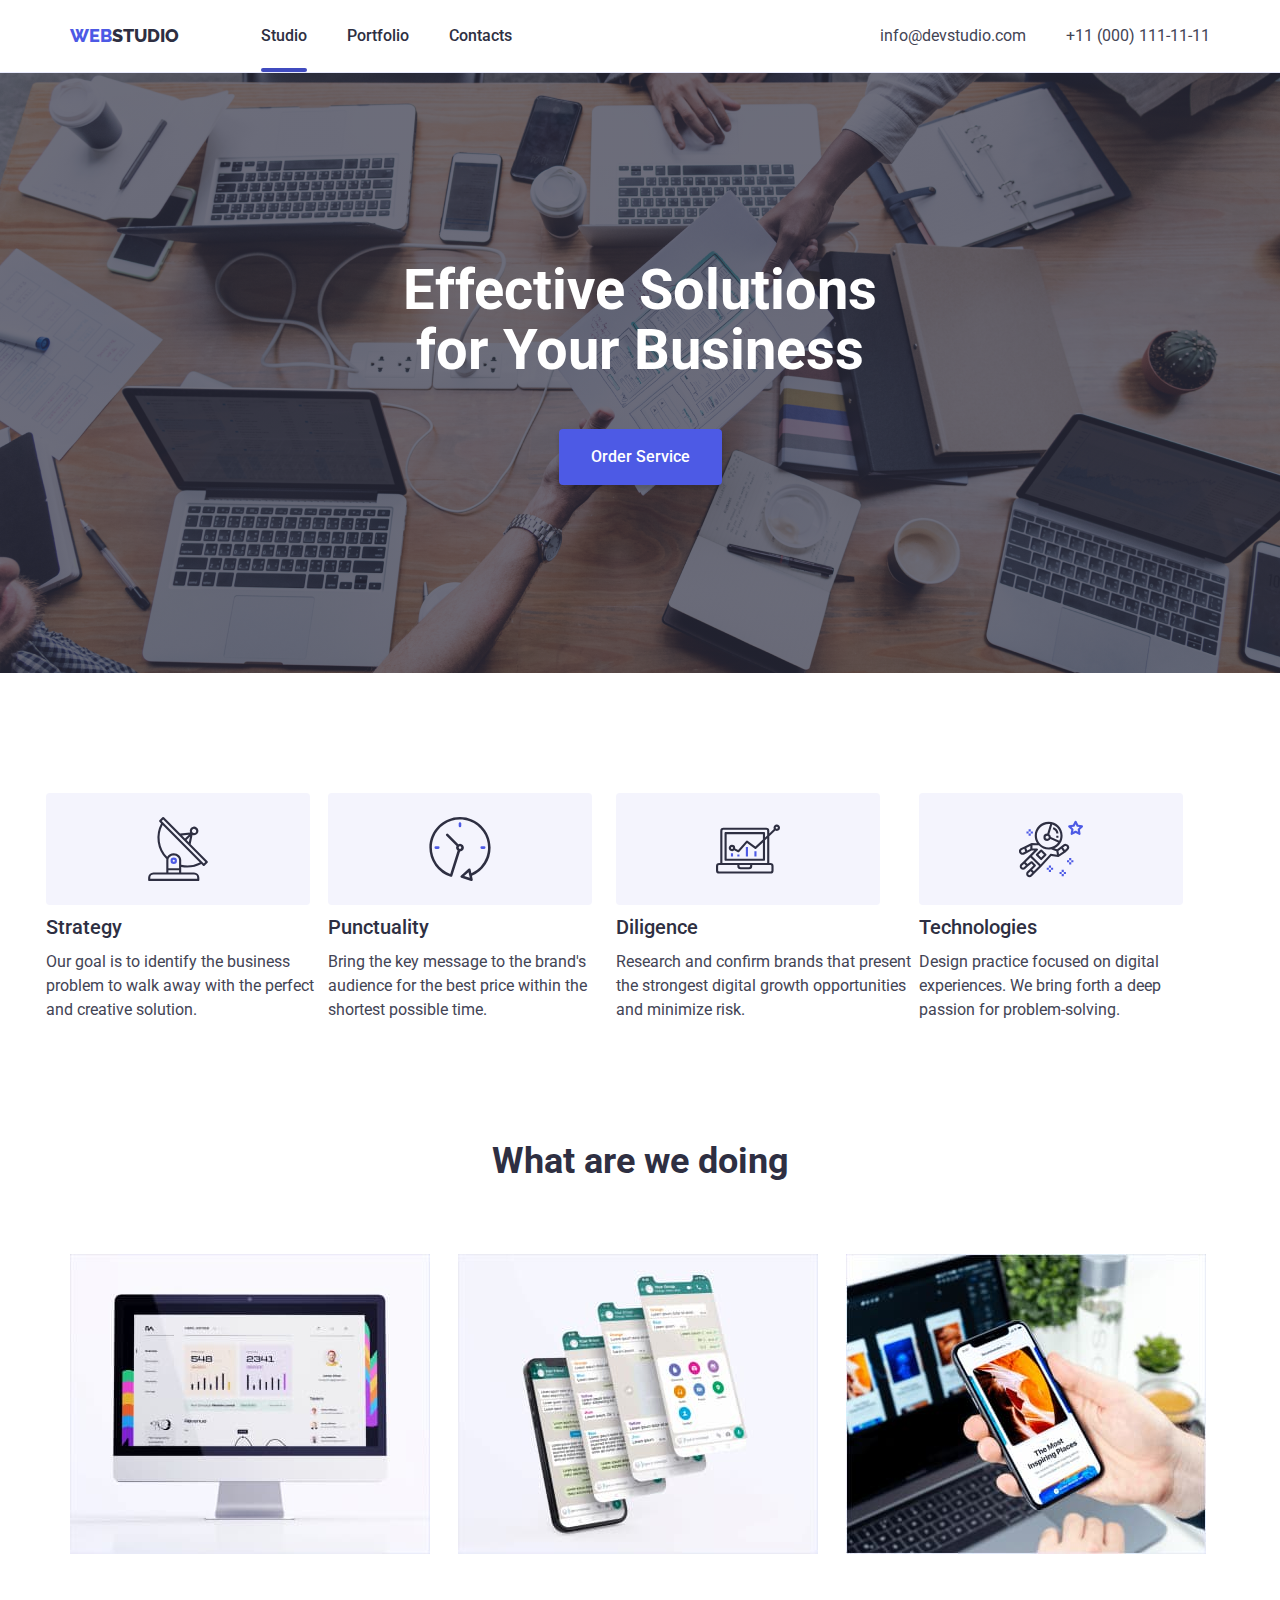
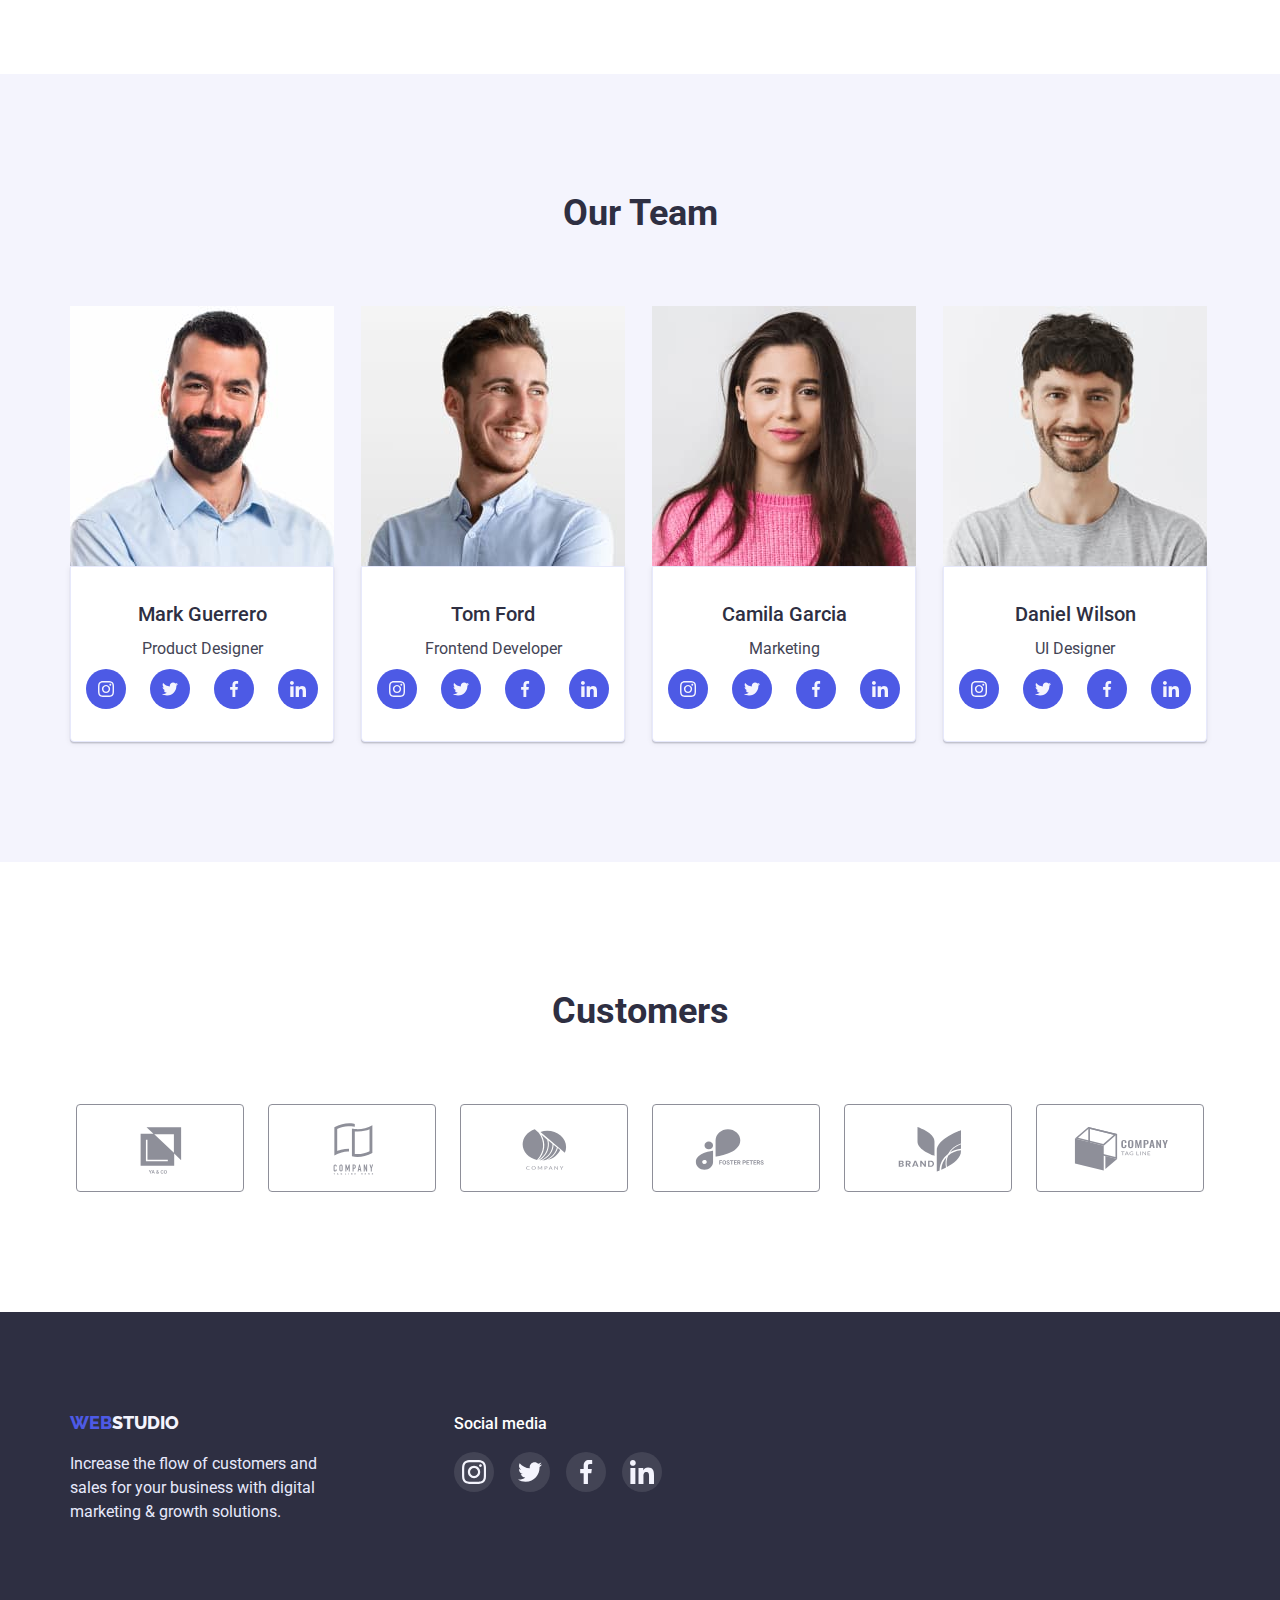
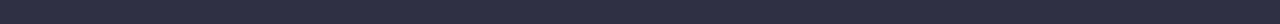
<file: index.html>
<!DOCTYPE html>
<html lang="en" class="page">
<head>
    <meta charset="UTF-8">
    <meta name="viewport" content="width=device-width, initial-scale=1.0">
    <title>WebStudio</title>

    <link rel="stylesheet" href="./css/modern-normalize.css">
    <link rel="stylesheet" href="./css/styles.css">

    <link rel="preconnect" href="https://fonts.googleapis.com">
    <link rel="preconnect" href="https://fonts.gstatic.com" crossorigin>
    <link href="https://fonts.googleapis.com/css2?family=Raleway:wght@800&family=Roboto:wght@400;500;700;900&display=swap" rel="stylesheet">
</head>

<body>
    <header class="page-header">
        <div class="container main-nav"> 
                <nav class="logo-nav">
                    <a href="./index.html" class="logo">
                        <span>Web</span>Studio
                    </a>
                    <ul class="site-nav list">
                        <li class="item"><a href="./index.html" class="menu-link">Studio</a></li>
                        <li class="item"><a href="./portfolio.html">Portfolio</a></li>
                        <li class="item"><a href="">Contacts</a></li>
                    </ul>                   
                </nav>
        
                <address class="address">
                    <ul class="auth-nav list">
                        <li class="item"><a href="mailto:info@devstudio.com">info@devstudio.com</a></li>
                        <li class="item"><a href="tel:+110001111111">+11 (000) 111-11-11</a></li>
                    </ul>
                </address>
        </div>
    </header>

<main>
    <section class="hero  overlay">
        <div class="container">
        
        <h1 class="hero-title">Effective Solutions <br> for Your Business</h1>
        <button class="button  button-primary" type="button" data-modal-open>Order Service</button> 
        
        </div>

        <div class="backdrop is-hidden" data-modal>
            <div class="modal">
                <p></p>
                <button class="modal-close-button" type="button" data-modal-close>
                    <svg class="modal-close-button-icon" width="8" height="8">
                        <use href="./images/sprite.svg#icon-close-button">

                        </use>
                    </svg>
                </button>
            </div>
        
        </div>

    </section>
    
    <section class="section-principles">

        <div class="container">

            <ul class="feature-list list">
                <li class="item-list icon-strategy">
                    <div class="card-content">
                    <h3 class="title">Strategy</h3>
                    <p class="content">Our goal is to identify the business
                        problem to walk away with the perfect and creative solution. </p>
                    </div>
                </li>
                <li class="item-list icon-clock">
                    <div class="card-content">
                    <h3 class="title">Punctuality</h3>
                    <p class="content">Bring the key message to the brand's audience for the best price within the shortest possible time.</p>
                    </div>
                </li>
                <li class="item-list icon-diagram">
                    <div class="card-content">
                    <h3 class="title">Diligence</h3>
                    <p class="content">Research and confirm brands that present the strongest digital growth opportunities and minimize risk.</p>
                    </div>
                </li>
                <li class="item-list icon-astronaut">
                    <div class="card-content">
                    <h3 class="title">Technologies</h3>
                    <p class="content">Design practice focused on digital experiences. We bring forth a deep passion for problem-solving.</p>
                    </div>
                </li>
            </ul>  
        
        </div>
        
    </section> 

    <section class="section-wawd">   

        <div class="container">

        <h2 class="section-title">What are we doing</h2>
            <ul class="section-nav-wawd list">
                <li class="item">
                    <div class="card-thumb-wawd">
                    <img src="./images/rectangle.jpg" alt="comp" width="360" class="wawd-image">
                    </div>
                </li>
                <li class="item">
                    <div class="card-thumb-wawd">
                    <img src="./images/rectangleone.jpg" alt="app" width="360" class="wawd-image">
                    </div>
                </li>
                <li class="item">
                    <div class="card-thumb-wawd">
                    <img src="./images/rectangletwo.jpg" alt="phone" width="360" class="wawd-image">
                    </div>
                </li>
            
            </ul>

        </div>

    </section>

    <section class="section-team">

        <div class="container">
            <div class="our-team">

        <h2 class="section-title">Our Team</h2>

        <ul class="team list">
            <li class="item">
                <div class="team-card">
                <div class="card-team">
                <img src="./images/img.jpg" alt="Product Designer" width="264">
                </div>
                <div class="card-txt">
                <h3 class="title">Mark Guerrero</h3>
                <p class="content">Product Designer</p>
                <ul class="social-list list">
                    <li class="social-list-item">
                        <a href="" class="social-list-link">
                            <svg class="social-list-icon" width="16" height="16">
                                <use href="./images/sprite.svg#icon-instagram"></use>
                            </svg>
                        </a>
                    </li>
                    <li class="social-list-item">
                        <a href="" class="social-list-link">
                            <svg class="social-list-icon" width="16" height="16">
                                <use href="./images/sprite.svg#icon-twitter"></use>
                            </svg>
                        </a>
                    </li>
                    <li class="social-list-item">
                        <a href="" class="social-list-link">
                            <svg class="social-list-icon" width="16" height="16">
                                <use href="./images/sprite.svg#icon-facebook"></use>
                            </svg>
                        </a>
                    </li>
                    <li class="social-list-item">
                        <a href="" class="social-list-link">
                            <svg class="social-list-icon" width="16" height="16">
                                <use href="./images/sprite.svg#icon-linkedin"></use>
                            </svg>
                        </a>
                    </li>
                </ul>
                </div>
                </div>
            </li>
            <li class="item">
                <div class="team-card">
                <div class="card-team">
                <img src="./images/imgone.jpg" alt="Frontend Developer" width="264">
                </div>
                <div class="card-txt">
                <h3 class="title">Tom Ford</h3>
                <p class="content">Frontend Developer</p>
                <ul class="social-list list">
                    <li class="social-list-item">
                        <a href="" class="social-list-link">
                            <svg class="social-list-icon" width="16" height="16">
                                <use href="./images/sprite.svg#icon-instagram"></use>
                            </svg>
                        </a>
                    </li>
                    <li class="social-list-item">
                        <a href="" class="social-list-link">
                            <svg class="social-list-icon" width="16" height="16">
                                <use href="./images/sprite.svg#icon-twitter"></use>
                            </svg>
                        </a>
                    </li>
                    <li class="social-list-item">
                        <a href="" class="social-list-link">
                            <svg class="social-list-icon" width="16" height="16">
                                <use href="./images/sprite.svg#icon-facebook"></use>
                            </svg>
                        </a>
                    </li>
                    <li class="social-list-item">
                        <a href="" class="social-list-link">
                            <svg class="social-list-icon" width="16" height="16">
                                <use href="./images/sprite.svg#icon-linkedin"></use>
                            </svg>
                        </a>
                    </li>
                </ul>
                </div>
                </div>
            </li>
            <li class="item">
                <div class="team-card">
                <div class="card-team">
                <img src="./images/imgtwo.jpg" alt="Marketing" width="264">
                </div>
                <div class="card-txt">
                <h3 class="title">Camila Garcia</h3>
                <p class="content">Marketing</p>
                <ul class="social-list list">
                    <li class="social-list-item">
                        <a href="" class="social-list-link">
                            <svg class="social-list-icon" width="16" height="16">
                                <use href="./images/sprite.svg#icon-instagram"></use>
                            </svg>
                        </a>
                    </li>
                    <li class="social-list-item">
                        <a href="" class="social-list-link">
                            <svg class="social-list-icon" width="16" height="16">
                                <use href="./images/sprite.svg#icon-twitter"></use>
                            </svg>
                        </a>
                    </li>
                    <li class="social-list-item">
                        <a href="" class="social-list-link">
                            <svg class="social-list-icon" width="16" height="16">
                                <use href="./images/sprite.svg#icon-facebook"></use>
                            </svg>
                        </a>
                    </li>
                    <li class="social-list-item">
                        <a href="" class="social-list-link">
                            <svg class="social-list-icon" width="16" height="16">
                                <use href="./images/sprite.svg#icon-linkedin"></use>
                            </svg>
                        </a>
                    </li>
                </ul>
                </div>
                </div>
            </li>
            <li class="item">
                <div class="team-card">
                <div class="card-team">
                <img src="./images/imgthree.jpg" alt="UI Designer" width="264">
                </div>
                <div class="card-txt">
                <h3 class="title">Daniel Wilson</h3>
                <p class="content">UI Designer</p>
                <ul class="social-list list">
                    <li class="social-list-item">
                        <a href="" class="social-list-link">
                            <svg class="social-list-icon" width="16" height="16">
                                <use href="./images/sprite.svg#icon-instagram"></use>
                            </svg>
                        </a>
                    </li>
                    <li class="social-list-item">
                        <a href="" class="social-list-link">
                            <svg class="social-list-icon" width="16" height="16">
                                <use href="./images/sprite.svg#icon-twitter"></use>
                            </svg>
                        </a>
                    </li>
                    <li class="social-list-item">
                        <a href="" class="social-list-link">
                            <svg class="social-list-icon" width="16" height="16">
                                <use href="./images/sprite.svg#icon-facebook"></use>
                            </svg>
                        </a>
                    </li>
                    <li class="social-list-item">
                        <a href="" class="social-list-link">
                            <svg class="social-list-icon" width="16" height="16">
                                <use href="./images/sprite.svg#icon-linkedin"></use>
                            </svg>
                        </a>
                    </li>
                </ul>
                </div>
                </div>
            </li>
        </ul>
        </div>

        </div>

    </section>

    <section class="customers">

        <div class="container">
        
            <h2 class="section-title">Customers</h2>

            <ul class="customer-list list">
                <li class="customer-list-item">
                    <a href="" class="customer-list-link">
                        <svg class="customer-list-icon" width="104" height="56">
                            <use href="./images/sprite.svg#icon-YACO"></use>
                        </svg>
                    </a>
                </li>
                <li class="customer-list-item">
                    <a href="" class="customer-list-link">
                        <svg class="customer-list-icon" width="104" height="56">
                            <use href="./images/sprite.svg#icon-tagline"></use>
                        </svg>
                    </a>
                </li>
                <li class="customer-list-item">
                    <a href="" class="customer-list-link">
                        <svg class="customer-list-icon" width="104" height="56">
                            <use href="./images/sprite.svg#icon-company"></use>
                        </svg>
                    </a>
                </li>
                <li class="customer-list-item">
                    <a href="" class="customer-list-link">
                        <svg class="customer-list-icon" width="104" height="56">
                            <use href="./images/sprite.svg#icon-foster"></use>
                        </svg>
                    </a>
                </li>
                <li class="customer-list-item">
                    <a href="" class="customer-list-link">
                        <svg class="customer-list-icon" width="104" height="56">
                            <use href="./images/sprite.svg#icon-brand"></use>
                        </svg>
                    </a>
                </li>
                <li class="customer-list-item">
                    <a href="" class="customer-list-link">
                        <svg class="customer-list-icon" width="104" height="56">
                            <use href="./images/sprite.svg#icon-companytag"></use>
                        </svg>
                    </a>
                </li>

            </ul>
        </div>
    </section>
</main>

    <footer class="footer">
        <div class="container">

            <ul class="foot list">
                <li class="footik">
                    <a href="./index.html" class="logo-footer">
                        <span>Web</span>Studio
                        </a>
                        <p class="description">Increase the flow of customers and sales for your business with digital marketing & growth solutions.</p>
                </li>

                <li class="footik">
                    
                    <p class="social-media-title">Social media</p> 
                    <ul class="social-media list">
                        
                        <li class="social-media-item">
                            <a href="" class="social-media-link">
                                <svg class="social-media-icon" width="24" height="24" >
                                    <use href="./images/sprite.svg#icon-instagram"></use>
                                </svg>
                            </a>
                        </li>
                        <li class="social-media-item">
                            <a href="" class="social-media-link">
                                <svg class="social-media-icon" width="24" height="24" >
                                    <use href="./images/sprite.svg#icon-twitter"></use>
                                </svg>
                            </a>
                        </li>
                        <li class="social-media-item">
                            <a href="" class="social-media-link">
                                <svg class="social-media-icon" width="24" height="24" >
                                    <use href="./images/sprite.svg#icon-facebook"></use>
                                </svg>
                            </a>
                        </li>
                        <li class="social-media-item">
                            <a href="" class="social-media-link">
                                <svg class="social-media-icon" width="24" height="24" >
                                    <use href="./images/sprite.svg#icon-linkedin"></use>
                                </svg>
                            </a>
                        </li>
            
                    </ul> 
                    
                </li>
            </ul>
        
        </div>

        
    </footer>

    <script src="./js/modal.js"></script>
</body>
</html>
</file>
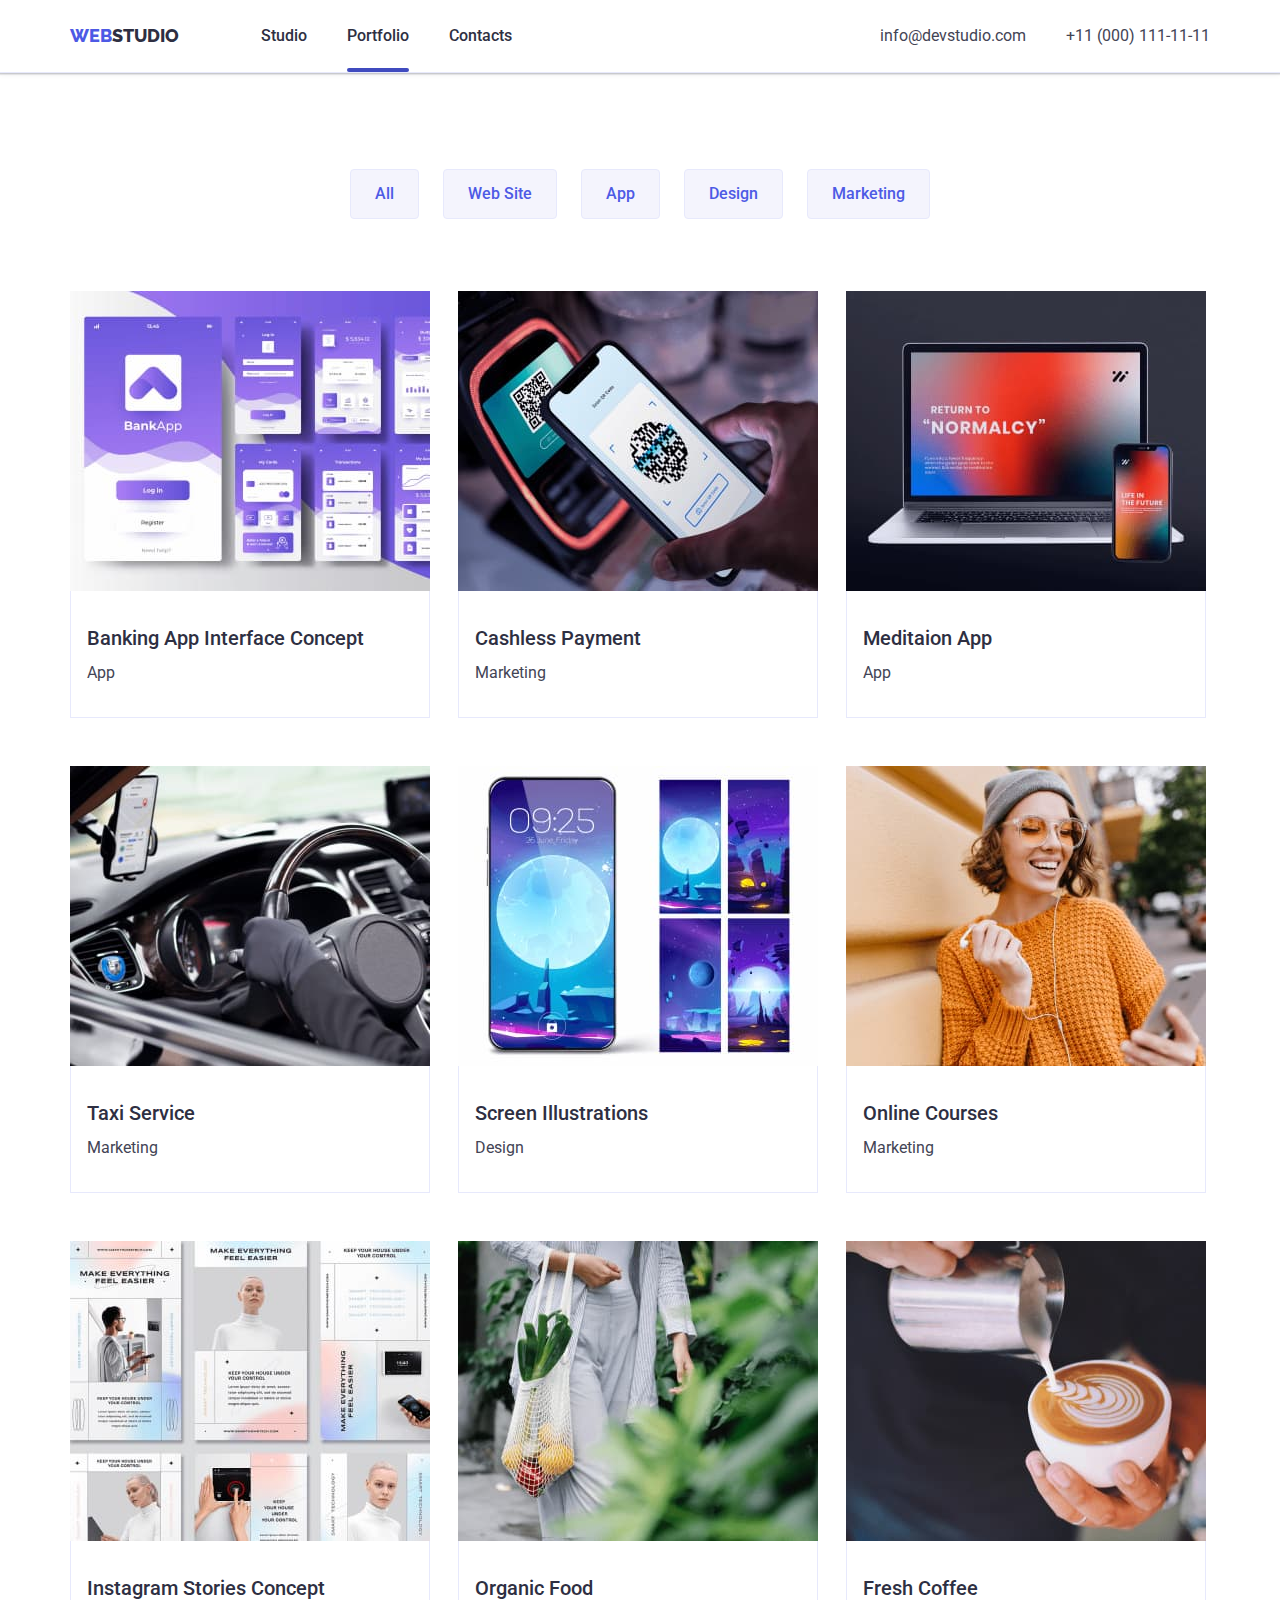
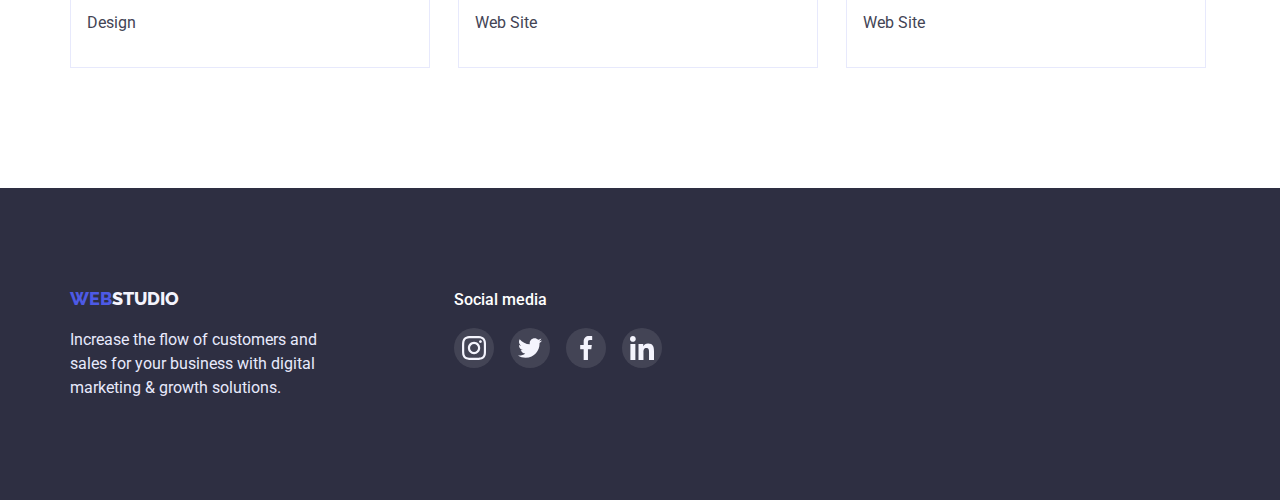
<file: portfolio.html>
<!DOCTYPE html>
<html lang="en" class="page">
<head>
    <meta charset="UTF-8">
    <meta http-equiv="X-UA-Compatible" content="IE=edge">
    <meta name="viewport" content="width=device-width, initial-scale=1.0">
    <title>Portfolio</title>

    <link rel="stylesheet" href="./css/modern-normalize.css">
    <link rel="stylesheet" href="./css/styles.css">

    <link rel="preconnect" href="https://fonts.googleapis.com">
    <link rel="preconnect" href="https://fonts.gstatic.com" crossorigin>
    <link href="https://fonts.googleapis.com/css2?family=Raleway:wght@800&family=Roboto:wght@400;500;700;900&display=swap" rel="stylesheet">
</head>

<body>
    <header class="page-header">
        <div class="container">
            
            <div class="main-nav">
                <nav class="logo-nav">
                    <a href="./index.html" class="logo">
                        <span>Web</span>Studio
                    </a>
                    <ul class="site-nav list">
                        <li class="item"><a href="./index.html">Studio</a></li>
                        <li class="item"><a href="./portfolio.html" class="menu-link">Portfolio</a></li>
                        <li class="item"><a href="">Contacts</a></li>
                    </ul>                   
                </nav>
        
                <address class="address">
                    <ul class="auth-nav list">
                        <li class="item"><a href="mailto:info@devstudio.com">info@devstudio.com</a></li>
                        <li class="item"><a href="tel:+110001111111">+11 (000) 111-11-11</a></li>
                    </ul>
                </address>
            </div>

            </div>  
    </header>

    <main>

        <section   class="portfolio-page">

            <div class="container">

                <ul class="button-nav list">
                    <li>
                        <button class="button button-secondary" type="button">All</button> 
                    </li>
                    <li>
                        <button class="button button-secondary" type="button">Web Site</button> 
                    </li>
                    <li>
                        <button class="button button-secondary" type="button">App</button> 
                    </li>
                    <li>
                        <button class="button button-secondary" type="button">Design</button> 
                    </li>
                    <li>
                        <button class="button button-secondary" type="button">Marketing</button> 
                    </li>
                </ul>

                <ul class="section-nav list">

                    <li class="item">
                        <article class="card">
                        <a href="" class="link">
                        <div class="card-thumb">
                            <img src="./images/oneimg.jpg" alt="Banking App" width="360"> 
                            <p class="overlay-card">
                                14 Stylish and User-Friendly App Design Concepts · Task Manager App · Calorie Tracker App · Exotic Fruit Ecommerce App · Cloud Storage App
                            </p>
                        </div>
                        <div class="card-text">
                            <h3 class="title">Banking App Interface Concept</h3>
                            <p class="content">App</p>
                        </div>
                        </a>
                        </article>     
                    </li>

                    <li class="item">
                        <article class="card">
                        <a href="" class="link">
                        <div class="card-thumb">
                            <img src="./images/twoimg.jpg" alt="Cashless Payment" width="360">
                            <p class="overlay-card">
                                14 Stylish and User-Friendly App Design Concepts · Task Manager App · Calorie Tracker App · Exotic Fruit Ecommerce App · Cloud Storage App
                            </p>
                        </div>
                        <div class="card-text">
                            <h3 class="title">Cashless Payment</h3>
                            <p class="content">Marketing</p>
                        </div>
                        </a>
                        </article>  
                    </li>

                    <li class="item">
                        <article class="card">
                        <a href="" class="link">
                        <div class="card-thumb">
                            <img src="./images/threeimg.jpg" alt="MeditaTion App" width="360">
                            <p class="overlay-card">
                                14 Stylish and User-Friendly App Design Concepts · Task Manager App · Calorie Tracker App · Exotic Fruit Ecommerce App · Cloud Storage App
                            </p>
                        </div>
                        <div class="card-text">
                            <h3 class="title">Meditaion App</h3>
                            <p class="content">App</p>
                        </div>
                        </a>
                        </article>
                    </li>
                    
                    <li class="item">
                        <article class="card">
                        <a href="" class="link">
                        <div class="card-thumb">
                            <img src="./images/fourimg.jpg" alt="Taxi Service" width="360">
                            <p class="overlay-card">
                                14 Stylish and User-Friendly App Design Concepts · Task Manager App · Calorie Tracker App · Exotic Fruit Ecommerce App · Cloud Storage App
                            </p>
                        </div>
                        <div class="card-text">
                            <h3 class="title">Taxi Service</h3>
                            <p class="content">Marketing</p>
                        </div>
                        </a>
                        </article>
                    </li>

                    <li class="item">
                        <article class="card">
                        <a href="" class="link">
                        <div class="card-thumb">
                            <img src="./images/fiveimg.jpg" alt="Screen Illustrations" width="360">
                            <p class="overlay-card">
                                14 Stylish and User-Friendly App Design Concepts · Task Manager App · Calorie Tracker App · Exotic Fruit Ecommerce App · Cloud Storage App
                            </p>
                        </div>
                        <div class="card-text">
                            <h3 class="title">Screen Illustrations</h3>
                            <p class="content">Design</p>
                        </div>
                        </a>
                        </article>
                    </li>

                    <li class="item">
                        <article class="card">
                        <a href="" class="link">
                        <div class="card-thumb">
                            <img src="./images/siximg.jpg" alt="Online Courses" width="360">
                            <p class="overlay-card">
                                14 Stylish and User-Friendly App Design Concepts · Task Manager App · Calorie Tracker App · Exotic Fruit Ecommerce App · Cloud Storage App
                            </p>
                        </div>
                        <div class="card-text">
                            <h3 class="title">Online Courses</h3>
                            <p class="content">Marketing</p>
                        </div>
                        </a>
                        </article>
                    </li>

                    <li class="item">
                        <article class="card">
                        <a href="" class="link">
                        <div class="card-thumb">
                            <img src="./images/sevenimg.jpg" alt="Instagram Stories Concept" width="360">
                            <p class="overlay-card">
                                14 Stylish and User-Friendly App Design Concepts · Task Manager App · Calorie Tracker App · Exotic Fruit Ecommerce App · Cloud Storage App
                            </p>
                        </div>
                        <div class="card-text">
                            <h3 class="title">Instagram Stories Concept</h3>
                            <p class="content">Design</p>
                        </div>
                        </a>
                        </article>
                    </li>

                    <li class="item">
                        <article class="card">
                        <a href="" class="link">
                        <div class="card-thumb">
                            <img src="./images/eightimg.jpg" alt="Organic Food" width="360">
                            <p class="overlay-card">
                                14 Stylish and User-Friendly App Design Concepts · Task Manager App · Calorie Tracker App · Exotic Fruit Ecommerce App · Cloud Storage App
                            </p>
                        </div>
                        <div class="card-text">
                            <h3 class="title">Organic Food</h3>
                            <p class="content">Web Site</p>
                        </div>
                        </a>
                        </article>
                    </li>

                    <li class="item">
                        <article class="card">
                        <a href="" class="link">
                        <div class="card-thumb">
                            <img src="./images/nineimg.jpg" alt="Fresh Coffee" width="360">
                            <p class="overlay-card">
                                14 Stylish and User-Friendly App Design Concepts · Task Manager App · Calorie Tracker App · Exotic Fruit Ecommerce App · Cloud Storage App
                            </p>
                        </div>
                        <div class="card-text">
                            <h3 class="title">Fresh Coffee</h3>
                            <p class="content">Web Site</p>
                        </div>
                        </a>
                        </article>
                    </li>
                </ul>

            </div>
          
        </section> 
      
    </main>

   
    <footer class="footer">
        <div class="container">

            <ul class="foot list">
                <li class="footik">
                    <a href="./index.html" class="logo-footer">
                        <span>Web</span>Studio
                        </a>
                        <p class="description">Increase the flow of customers and sales for your business with digital marketing & growth solutions.</p>
                </li>

                <li class="footik">
                    
                    <p class="social-media-title">Social media</p> 
                    <ul class="social-media list">
                        
                        <li class="social-media-item">
                            <a href="" class="social-media-link">
                                <svg class="social-media-icon" width="24" height="24" >
                                    <use href="./images/sprite.svg#icon-instagram"></use>
                                </svg>
                            </a>
                        </li>
                        <li class="social-media-item">
                            <a href="" class="social-media-link">
                                <svg class="social-media-icon" width="24" height="24" >
                                    <use href="./images/sprite.svg#icon-twitter"></use>
                                </svg>
                            </a>
                        </li>
                        <li class="social-media-item">
                            <a href="" class="social-media-link">
                                <svg class="social-media-icon" width="24" height="24" >
                                    <use href="./images/sprite.svg#icon-facebook"></use>
                                </svg>
                            </a>
                        </li>
                        <li class="social-media-item">
                            <a href="" class="social-media-link">
                                <svg class="social-media-icon" width="24" height="24" >
                                    <use href="./images/sprite.svg#icon-linkedin"></use>
                                </svg>
                            </a>
                        </li>
            
                    </ul> 
                    
                </li>
            </ul>
        
        </div>

        
    </footer>

</body>
</html>
</file>
<file: css/styles.css>
*,
*::before,
*::after {
  box-sizing: border-box;
}

:root {
    --main-textcolor: #2E2F42;
    --second-textcolor: #434455;
    --header-color: #FFFFFF;
    --footer-color: #E7E9FC;
    --logoweb-color: #4D5AE5; 
    --logostudio-color: #F4F4FD;
    --background-color: #fff;
    --nav-hoverfocus: #404BBF;
    --section-nav-gap: 24px;
    --transition: 250ms cubic-bezier(0.4, 0, 0.2, 1);
   }

.container {
    margin-left: auto;
    margin-right: auto;
    padding-left: 9px;
    padding-right: 9px;
    width: 1158px;
    /*outline: 2px solid tomato;*/ 
    
}

body {
    color: var(--second-textcolor);
    font-family: 'Roboto', sans-serif;
}


.page {
    background-color: #fff;
    font-size: 16px;
    line-height: 1.5;
    text-decoration: none;
   }

.portfolio-page {
    padding-top: 96px;
    padding-bottom: 120px;
}  

.logo {
    color: var(--main-textcolor);
    font-weight: 800;
    font-size: 18px;
    line-height: 0.75;
    font-family: 'Raleway';
    text-transform: uppercase;
    text-decoration: none;

    width: 115px;

    margin-right: 76px;

}

.description {
    color: var(--footer-color);
    width: 264px;
    margin: 16px  0px 0px 0px;
}

span {
    color: var(--logoweb-color);
}

.list {
    margin: 0;
    padding: 0;
    list-style: none;
    text-decoration: none;
}

.main-nav {
    display: flex;
    align-items: center;
    justify-content: flex-start;

}

.page-header {
    background: #FFFFFF;
    border-bottom: 1px solid #E7E9FC;
    box-shadow: 0px 2px 1px rgba(46, 47, 66, 0.08), 0px 1px 1px rgba(46, 47, 66, 0.16), 0px 1px 6px rgba(46, 47, 66, 0.08);
}

.logo-nav  {
    display: flex;
    align-items: center;
    justify-content: flex-start;
}

.site-nav a {
    display: block;
    padding-top: var(--section-nav-gap);
    padding-bottom: var(--section-nav-gap);

    color: var(--main-textcolor);
    font-weight: 500;
    text-decoration: none;

    transition: color var(--transition);
}

.site-nav,
.auth-nav {
    display: flex;
}

.address {
    margin-left: auto;
}

.site-nav> .item,
.auth-nav> .item {
    margin-right: 40px;
}

.site-nav> .item:last-child,
.auth-nav> .item:last-child {
    margin-right: 0px;
}
.site-nav a:hover,
.site-nav a:focus {
    color: var(--nav-hoverfocus);
}

.auth-nav a{
    color: var(--second-textcolor);
    font-family: 'Roboto';
    font-style: normal;
    font-weight: 400;
    font-size: 16px;
    line-height: var(--section-nav-gap);
    text-decoration: none;

    transition: color var(--transition);
}

.auth-nav a:hover,
.auth-nav a:focus {
    color: var(--nav-hoverfocus);
}

.menu-link {
    /*outline: 2px solid tomato;*/

    position: relative;
    display: block;
}

.menu-link::after {
    content: "";

    position: absolute;
    bottom: 0%;

    display: block;
    width: 100%;
    height: 4px;

    background-color: var(--nav-hoverfocus);
    border-radius: 2px;

    opacity: 1;
    
}

.hero {
    /*outline: 2px solid tomato;*/
    background-color: #2E2F42;

    padding: 188px 0px;
    text-align: center;
}

.overlay {
    max-width: 1600px;
    height: 600px;
    margin-left: auto;
    margin-right: auto;
    background-image: linear-gradient(
        rgba(46, 47, 66, 0.7),
        rgba(46, 47, 66, 0.7)), 
        url(../images/people-office.png);    
    background-repeat: no-repeat;
    background-position: center;
    background-size: cover;
    background-color: #2E2F42 70 %;
}

.hero-title {
    color: var(--background-color);
    font-weight: 700;
    font-size: 56px;
    line-height: 1.07;

    margin-top: 0;
    margin-bottom: 48px;
}

.section-principles {
    padding: 120px 0px;
}

.item-list::before {
    display: inline-block;
    content: "";

    width: 264px;
    height: 112px;

    background-color: var(--logostudio-color);
    background-size: 64px;
    background-repeat: no-repeat;
    background-position: center;
    border-radius: 4px;   
}

.item-list.icon-strategy::before {
    background-image: url(../images/antenna.svg);
}

.item-list.icon-clock::before {
    background-image: url(../images/clock.svg);
}

.item-list.icon-diagram::before {
    background-image: url(../images/diagram.svg);
}

.item-list.icon-astronaut::before {
    background-image: url(../images/astronaut.svg);
}

.feature-list {
    display: flex;    
    margin-left: calc(-1 * var(--section-nav-gap));
}

.feature-list> .item {
    flex-basis: calc(100% / 4) ;
    margin-left: var(--section-nav-gap) ;
}

.section-wawd {

    padding-top: 0;
    padding-bottom: 120px;
    }

.team {
    display: flex;
    margin-left: calc(-1 * var(--section-nav-gap));
    }
    
.team> .item {
    flex-basis: calc(100% / 4 );
    margin-left: var(--section-nav-gap);
    }

.section-title {
    color: var(--main-textcolor);
    font-weight: 700;
    font-size: 36px;
    line-height: 1.11;
    text-align: center;
    margin: 0;
    margin-bottom: 72px;
}

.title {
    color: var(--main-textcolor);
    font-weight: 500;
    font-size: 20px;
    margin-top: 0;
    margin-bottom: 0;

    /*outline: 2px solid tomato;*/ 
   }

.content {
    font-family: 'Roboto', sans-serif;
    font-style: normal;
    font-weight: 400;
    font-size: 16px;
    line-height: var(--section-nav-gap);

    color: var(--second-textcolor);
    
    margin-top: 8px;
    margin-bottom: 0;

    /*outline: 2px solid tomato;*/
    }

.social-list {
    display: flex;
    justify-content: center;
    gap: 24px;
    margin-top: 8px;
}

.social-list-link {
    display: flex;
    justify-content: center;
    align-items: center;

    width: 40px;
    height: 40px;
    border-radius: 50%;
    background-color: var(--logoweb-color) ;

    transition: color var(--transition), background-color var(--transition);
}

.social-list-icon {
    fill: #F4F4FD;
}

.social-list-link:hover,
.social-list-link:focus {
    background: var(--nav-hoverfocus);
}

.button-primary {
    cursor: pointer;
    color:var(--background-color);
    background: var(--logoweb-color);
    box-shadow: 0px 4px 4px rgba(0, 0, 0, 0.15);
    border-width: 0px;
    border-radius: 4px;
    font-family: 'Roboto';
    font-style: normal;
    font-weight: 500;
    font-size: 16px;
    line-height: 24px;

    padding: 16px 32px;

    transition: color var(--transition), background-color var(--transition);
    
}

.button-primary:hover,
.button-primary:focus {
    background: var(--nav-hoverfocus);
}

.button-secondary:hover, 
.button-secondary:focus {
    background: var(--nav-hoverfocus);
    color: var(--header-color);
    border-color: transparent;
    box-shadow: 0px 4px 4px rgba(0, 0, 0, 0.15);
}

.button-secondary {
    cursor: pointer;
    color: var(--logoweb-color);
    background: var(--logostudio-color);
    border: 1px solid #E7E9FC;
    border-radius: 4px;
    font-family: 'Roboto';
    font-style: normal;
    font-weight: 500;
    font-size: 16px;
    line-height: 24px;

    padding: 12px 24px;
   
    
    transition: color var(--transition), background-color var(--transition);
}

.section-team {
    background-color: var(--logostudio-color);
    padding-top: 120px;
    padding-bottom: 120px;
    }

.link {
    text-decoration: none;
}

.section-nav-wawd {
    padding: 0;
    margin: 0;
    display: flex;
    flex-wrap: wrap;
    margin-left: calc(-1 * var(--section-nav-gap));
    margin-top: calc(-3 * var(--section-nav-gap)) ;
}

.section-nav-wawd> .item {
    flex-basis: calc(100% / 3 - var(--section-nav-gap));
    margin-left: var(--section-nav-gap);
    margin-top: calc(3 * var(--section-nav-gap) ) ;  
}

.customers {
    padding-top: 130px;
    padding-bottom: 120px;
}

.customer-list {
    display: flex;
    justify-content: center;

    gap: 24px;
}

.customer-list-icon {
    fill: currentColor;
}

.customer-list-link {
    display: flex;
    justify-content: center;
    align-items: center;

    width: 168px;
    height: 88px;

    padding: 16px 32px;

    color: #8E8F99;
    border: 1px solid #8E8F99;
    border-radius: 4px; 

    transition: color var(--transition), 
                background-color var(--transition), 
                border var(--transition);
}

.customer-list-link:hover,
.customer-list-link:focus {
    color: #404BBF;
    border: 1px solid #404BBF;
}

.section-portfolio {
    padding-top: 96px;
    padding-bottom: 120px;   
}

.button-nav {
    display: flex;
    justify-content: center;
    margin-bottom: 72px;

    gap: 24px;
   
}

.section-nav {
    margin: 0;
    display: flex;
    flex-wrap: wrap;
    margin-left: calc(-1 * var(--section-nav-gap));
    margin-top: calc(-2 * var(--section-nav-gap)) ;
}

.section-nav> .item {
    flex-basis: calc(100% / 3 - var(--section-nav-gap));
    margin-left: var(--section-nav-gap);
    margin-top: calc(2 * var(--section-nav-gap) ) ;
}

.img {
    max-width: 100%;
    height: auto;
}

.item * {
    /*outline: 2px solid tomato;*/ 
}

/*.item:hover .overlay {
    transform: translate(0,0);
}*/

.card {
    width: 360px;
}

.card:hover {
    background: #FFFFFF;
    
    box-shadow: 0px 1px 6px rgba(46, 47, 66, 0.08), 0px 1px 1px rgba(46, 47, 66, 0.16), 0px 2px 1px rgba(46, 47, 66, 0.08);
}

.link:hover .overlay-card,
.link:focus .overlay-card  {
    transform: translate(0,0);
}


.card-thumb-wawd {
    display: block;
    width: 360px;
    height: 300px;
    margin-right: 0;

    /*outline: 2px solid tomato;*/
}

.card-thumb {
    position: relative;
    overflow: hidden;

    display: block;
    width: 360px;
    height: 300px;
    margin-right: 0;

    /*outline: 2px solid tomato;*/
}

.overlay-card {
    position: absolute;

    background-color: var(--logoweb-color);
    color: var(--logostudio-color);

    font-family: 'Roboto';
    font-style: normal;
    font-weight: 400;
    font-size: 16px;
    line-height: 24px;

    left: 0px;
    top: 0px;

    margin: 0;
    padding-left: 32px;
    padding-right: 32px;
    padding-top: 40px;

    width: 100%;
    height: 100%;

    overflow: auto;

    transform: translate(0, 100%);
    transition: transform var(--transition);
}

.card-text {
    padding-top: 32px;
    padding-bottom: 32px;
    padding-left: 16px;
    
    background: #FFFFFF;
    border-right:  1px solid #E7E9FC;
    border-bottom:  1px solid #E7E9FC;
    border-left:  1px solid #E7E9FC;

    width: 360px;
}

.card-txt {
    padding-top: 32px;
    padding-bottom: 32px;
    
    
    background: #FFFFFF;
    border-radius: 0px 0px 4px 4px;
    border: 1px solid #E7E9FC;
    box-shadow: 0px 1px 6px rgba(46, 47, 66, 0.08), 0px 1px 1px rgba(46, 47, 66, 0.16), 0px 2px 1px rgba(46, 47, 66, 0.08);

    text-align: center;

    width: 264px;
}

.card-team {
    width: 264px;
    height: 260px;
    margin-right: 0;

    /*outline: 2px solid tomato;*/ 
}

.footer {
    background: var(--main-textcolor);
    
    padding-top: 100px;
    padding-bottom: 100px;
}

.logo-footer {
    color: var(--logostudio-color);
    font-weight: 800;
    font-size: 18px;
    line-height: 0.75;
    font-family: 'Raleway';
    text-transform: uppercase;
    text-decoration: none;
}

.social-media-title {
    color: var(--header-color);

    font-weight: 500;    

    margin-top: 0;
    margin-bottom: 0;
}

.social-media {
    display: flex;
    gap: 16px;
    margin-top: 16px;

    color: var(--header-color);
}

.social-media-link {
    display: flex;
    justify-content: center;
    align-items: center;

    width: 40px;
    height: 40px;
    border-radius: 50%;
    background-color: rgba(255, 255, 255, 0.1);

    transition: color var(--transition), background-color var(--transition) ;
}

.social-media-icon {
    fill: #F4F4FD;
}

.social-media-link:hover,
.social-media-link:focus {
    background: #31D0AA;
}

.foot {
    display: ;
    /*outline: 1px solid tomato;*/
}

.foot {
    display: flex;
}

.footik {
    margin-right: 120px;
}

.backdrop {
    position: fixed;
    top: 0;
    left: 0;
    width: 100%;
    height: 100%;
    background-color: rgba(46, 47, 66, 0.4);

    opacity: 1;
    transition: opacity var(--transition);
}

.backdrop.is-hidden {
    /*visibility: hidden;*/
    opacity: 0;
    pointer-events: none;
    }

.backdrop.is-hidden .modal {
    transform: translate(-50%, -50%) scale(0.9);
}

.modal {
    position: absolute;
    left: 50%;
    top: 50%;

    width: 408px;
    height: 576px;
    
    background: #FFFFFF;
    box-shadow: 0px 1px 1px rgba(0, 0, 0, 0.14), 0px 1px 3px rgba(0, 0, 0, 0.12), 0px 2px 1px rgba(0, 0, 0, 0.2);
    border-radius: 4px;

    transform: translate(-50%, -50%) scale(1);
    transition: transform var(--transition);
}

/*.modal-close {
    transform: translate(-50%, -50%) scale(0.9);
}*/

.modal-close-button {
    cursor: pointer;

    position: absolute;
    display: flex;
    justify-content: center;
    align-items: center;

    width: 24px;
    height: 24px;

    top: 24px;
    right: 24px;

    border-radius: 50%;
    border: 1px solid var(--footer-color);
    background-color: transparent; 
    
    transition: color var(--transition), background-color var(--transition);
}

.modal-close-button:hover,
.modal-close-button:focus {
    background: var(--nav-hoverfocus);
    border: var(--nav-hoverfocus);
}

.modal-close-button-icon {
    transition: fill var(--transition);
}

.modal-close-button:hover .modal-close-button-icon,
.modal-close-button:focus .modal-close-button-icon {
    fill: var(--background-color);
}
</file>
